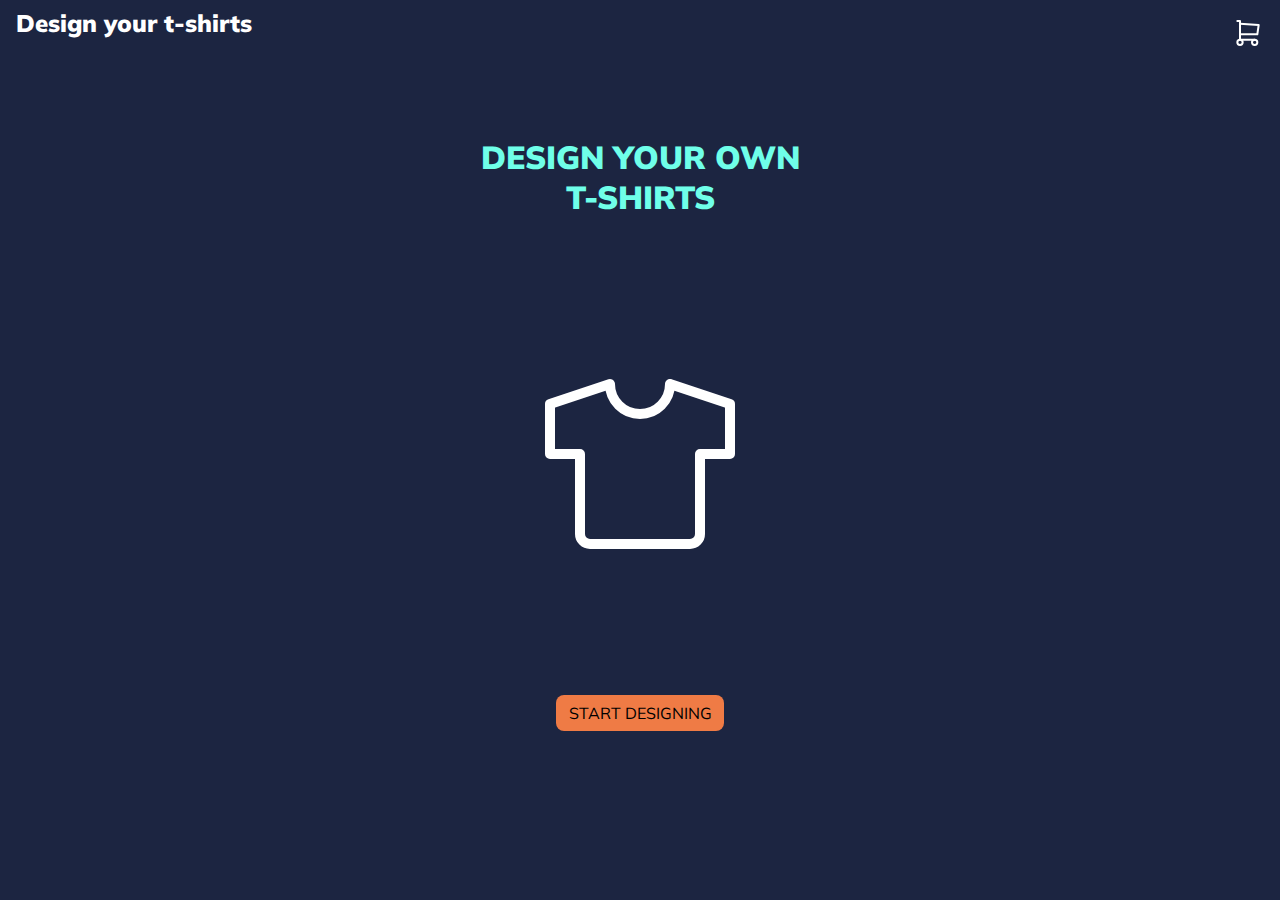
<file: index.html>
<!DOCTYPE html>
<html lang="en">
    <head>
        <meta charset="UTF-8">
        <meta http-equiv="X-UA-Compatible" content="IE=edge">
        <meta name="viewport" content="width=device-width, initial-scale=1.0">
        <title>Design t-shirts</title>
        <link rel="stylesheet" href="css/style.css">
    </head>
    <body>
        <header>
            <nav>
                <a href="index.html">
                    <h1>Design your t-shirts</h1>
                    <span>Go to homepage</span>
                </a>
                <a href="winkelwagen.html">
                    Go to shopping cart
                    <svg xmlns="http://www.w3.org/2000/svg" width="44" height="44" viewBox="0 0 24 24" stroke-width="1.5" stroke="#2c3e50" fill="none" stroke-linecap="round" stroke-linejoin="round">
                        <path stroke="none" d="M0 0h24v24H0z" fill="none"/>
                        <circle cx="6" cy="19" r="2" />
                        <circle cx="17" cy="19" r="2" />
                        <path d="M17 17h-11v-14h-2" />
                        <path d="M6 5l14 1l-1 7h-13" />
                    </svg>
                </a>
            </nav>
        </header>
        <main>
            <section>
                <h2>Design your own t-shirts</h2>
                <svg xmlns="http://www.w3.org/2000/svg" width="280" height="300" viewBox="0 0 24 24" stroke-width="1" stroke="#2c3e50" fill="none" stroke-linecap="round" stroke-linejoin="round">
                    <title>T-shirt</title>
                    <path stroke="none" d="M0 0h24v24H0z" fill="none"/>
                    <path d="M15 4l6 2v5h-3v8a1 1 0 0 1 -1 1h-10a1 1 0 0 1 -1 -1v-8h-3v-5l6 -2a3 3 0 0 0 6 0" />
                </svg>
                <br>
                <a href="overview.html">Start designing</a>
            </section>
        </main>
        <script src="js/script.js"></script>
    </body>
</html>
</file>
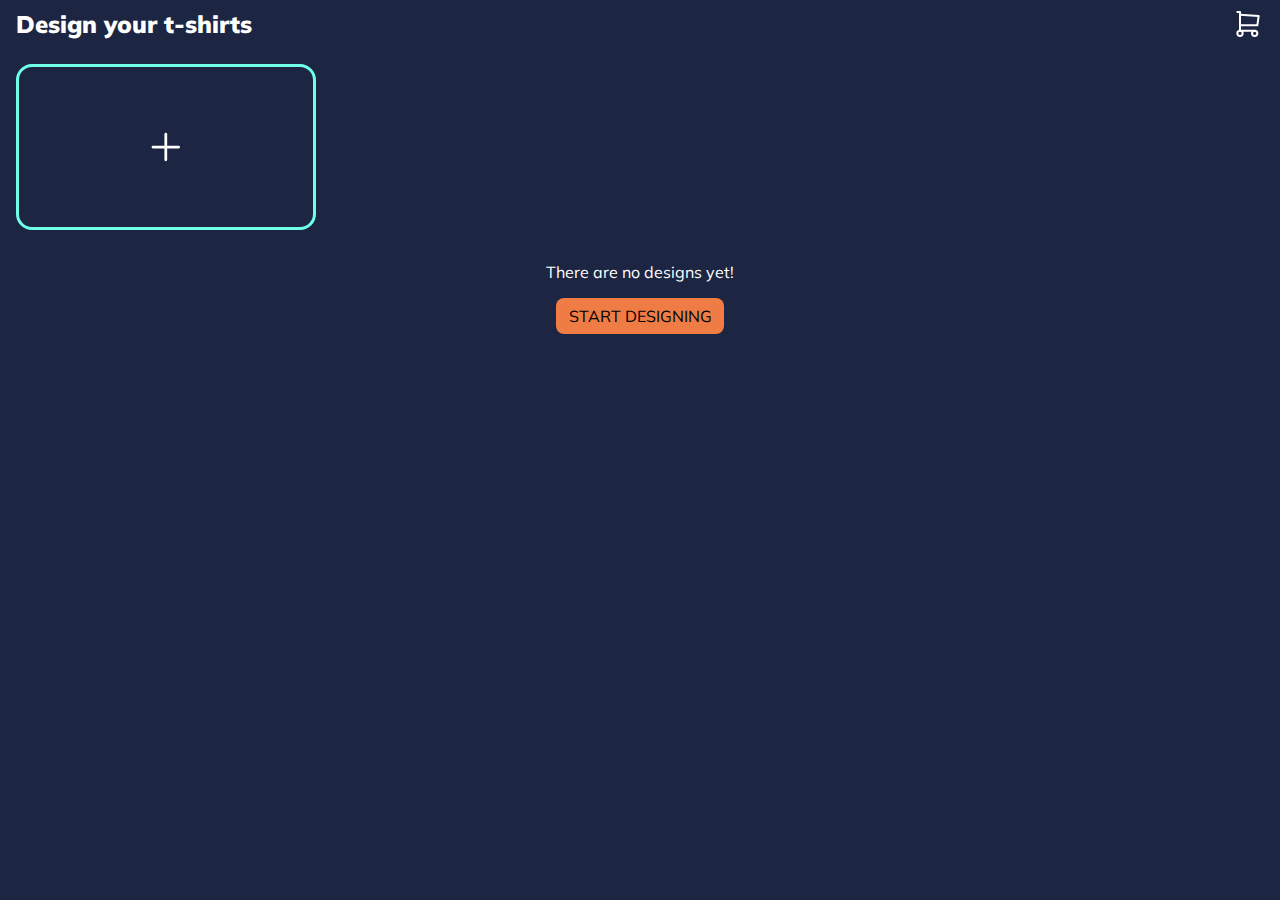
<file: choose-size.html>
<!DOCTYPE html>
<html lang="en">
    <head>
        <meta charset="UTF-8">
        <meta http-equiv="X-UA-Compatible" content="IE=edge">
        <meta name="viewport" content="width=device-width, initial-scale=1.0">
        <title>Design your own t-shirt</title>
        <link rel="stylesheet" href="css/style.css">
    </head>
    <body>
        <header>
            <nav>
                <a href="index.html">
                    <h1>Design your t-shirts</h1>
                </a>
                <a href="winkelwagen.html">
                    Go to shopping cart
                    <svg xmlns="http://www.w3.org/2000/svg" width="44" height="44" viewBox="0 0 24 24" stroke-width="1.5" stroke="#2c3e50" fill="none" stroke-linecap="round" stroke-linejoin="round">
                        <path stroke="none" d="M0 0h24v24H0z" fill="none"/>
                        <circle cx="6" cy="19" r="2" />
                        <circle cx="17" cy="19" r="2" />
                        <path d="M17 17h-11v-14h-2" />
                        <path d="M6 5l14 1l-1 7h-13" />
                    </svg>
                </a>
            </nav>
        </header>
        <main class="choose-size">
            <a href="overview.html">
                <svg xmlns="http://www.w3.org/2000/svg" class="icon icon-tabler icon-tabler-chevron-left" width="44" height="44" viewBox="0 0 24 24" stroke-width="1.5" stroke="#2c3e50" fill="none" stroke-linecap="round" stroke-linejoin="round">
                <path stroke="none" d="M0 0h24v24H0z" fill="none"/>
                <polyline points="15 6 9 12 15 18" />
            </svg>
            Go back
            </a>
            <h2>Design your t-shirts</h2>
            <section>
                <form action="design.html" method="GET">
                    <h3>Choose your size</h3>
                    <input type="radio" id="size-xxs" name="size" required value="xxs">
                    <label for="size-xxs">XXS</label>
                    <input type="radio" id="size-xs" name="size" value="xs">
                    <label for="size-xs">XS</label>
                    <input type="radio" id="size-s" name="size" value="s">
                    <label for="size-s">S</label>
                    <input type="radio" id="size-m" name="size" value="m">
                    <label for="size-m"> M</label>
                    <br>
                    <input type="radio" id="size-l" name="size" value="l">
                    <label for="size-l">L</label>
                    <input type="radio" id="size-xl" name="size" value="xl">
                    <label for="size-xl">XL</label>
                    <input type="radio" id="size-xxl" name="size" value="xxl">
                    <label for="size-xxl">XXL</label>
                    <input type="radio" id="size-xxxl" name="size" value="xxxl">
                    <label for="size-xxxl">XXXL</label>
                    <h3>Choose your gender</h3>
                    <input type="radio" id="woman" name="gender" required value="woman">
                    <label for="woman">Woman</label>
                    <input type="radio" id="men" name="gender" value="men">
                    <label for="men">Men</label>
                    <input type="radio" id="unisex" name="gender" value="unisex">
                    <label for="unisex">Unisex</label>
                    <p>On the next page you can choose the color of the t-shirt, add text and add an image.</p>
                    <button type="submit">Start designing</button>
                </form>
            </section>
        </main>
        <script src="js/script.js"></script>
    </body>
</html>
</file>
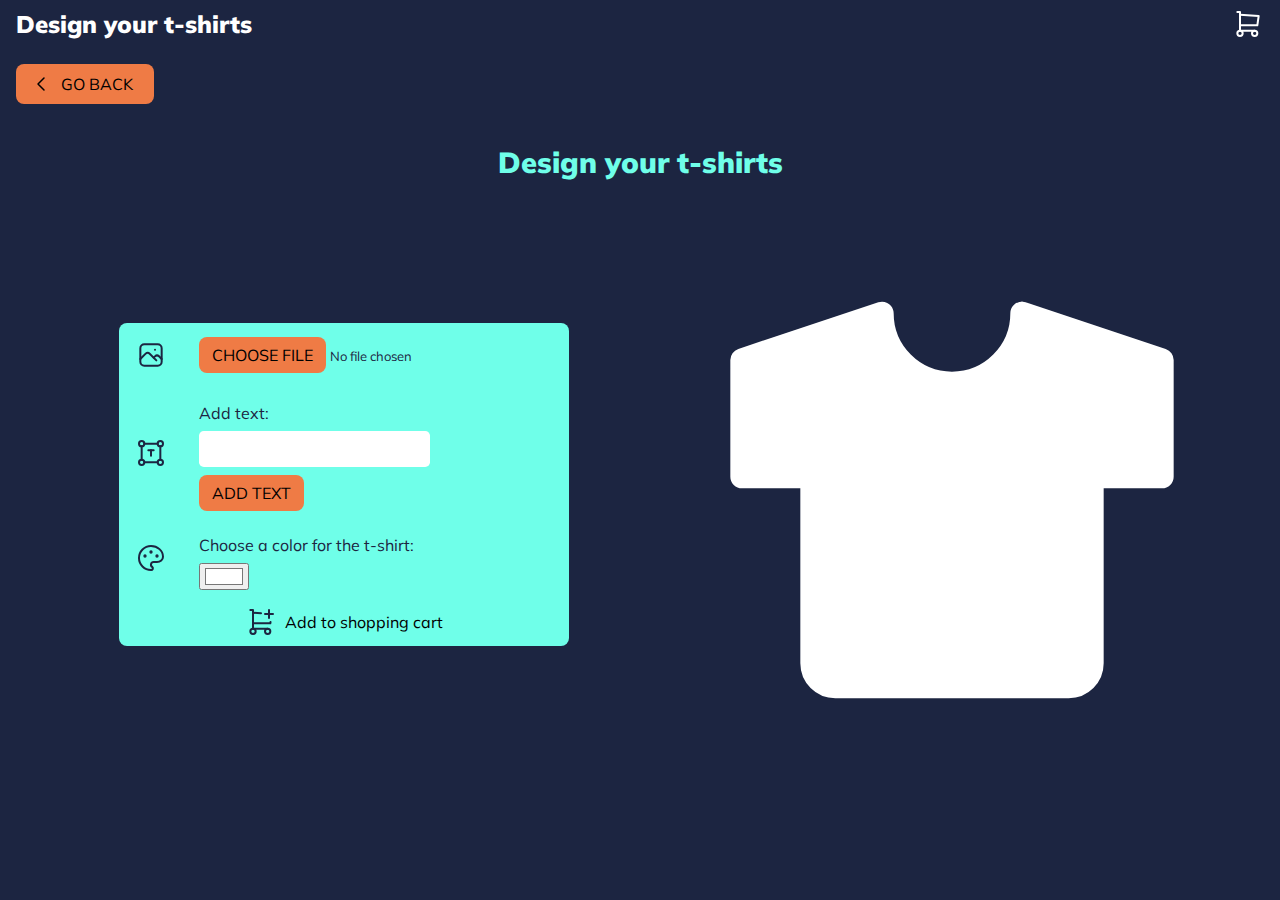
<file: design.html>
<!DOCTYPE html>
<html lang="en">
    <head>
        <meta charset="UTF-8">
        <meta http-equiv="X-UA-Compatible" content="IE=edge">
        <meta name="viewport" content="width=device-width, initial-scale=1.0">
        <title>Design your own t-shirt</title>
        <link rel="stylesheet" href="css/style.css">
    </head>
    <body>
        <header>
            <nav>
                <a href="index.html">
                    <h1>Design your t-shirts</h1>
                </a>
                <a href="winkelwagen.html">
                    Go to shopping cart
                    <svg xmlns="http://www.w3.org/2000/svg" width="44" height="44" viewBox="0 0 24 24" stroke-width="1.5" stroke="#2c3e50" fill="none" stroke-linecap="round" stroke-linejoin="round">
                        <path stroke="none" d="M0 0h24v24H0z" fill="none"/>
                        <circle cx="6" cy="19" r="2" />
                        <circle cx="17" cy="19" r="2" />
                        <path d="M17 17h-11v-14h-2" />
                        <path d="M6 5l14 1l-1 7h-13" />
                    </svg>
                </a>
            </nav>
        </header>
        <main class="design">
            <a class="back" href="choose-size.html">
                <svg xmlns="http://www.w3.org/2000/svg" class="icon icon-tabler icon-tabler-chevron-left" width="44" height="44" viewBox="0 0 24 24" stroke-width="1.5" stroke="#2c3e50" fill="none" stroke-linecap="round" stroke-linejoin="round">
                <path stroke="none" d="M0 0h24v24H0z" fill="none"/>
                <polyline points="15 6 9 12 15 18" />
            </svg>
            Go back
            </a>
            <h2>Design your t-shirts</h2>
            <section>
                <nav>
                    <ul>
                        <li>
                            <label for="addimage">
                                Add an image
                                <input type="radio" id="addimage" name="addthings">
                                <svg xmlns="http://www.w3.org/2000/svg" width="44" height="44" viewBox="0 0 24 24" stroke-width="1.5" stroke="#2c3e50" fill="none" stroke-linecap="round" stroke-linejoin="round">
                                    <path stroke="none" d="M0 0h24v24H0z" fill="none"/>
                                    <line x1="15" y1="8" x2="15.01" y2="8" />
                                    <rect x="4" y="4" width="16" height="16" rx="3" />
                                    <path d="M4 15l4 -4a3 5 0 0 1 3 0l5 5" />
                                    <path d="M14 14l1 -1a3 5 0 0 1 3 0l2 2" />
                                </svg>
                            </label>
                            <label for="image"></label>
                            <input type="file" id="image" name="image" accept="image/png">
                        </li>
                        <li>
                            <label for="addtext">
                                Add text
                                <input type="radio" id="addtext" name="addthings">
                                <svg xmlns="http://www.w3.org/2000/svg" class="icon icon-tabler icon-tabler-text-resize" width="44" height="44" viewBox="0 0 24 24" stroke-width="1.5" stroke="#2c3e50" fill="none" stroke-linecap="round" stroke-linejoin="round">
                                    <path stroke="none" d="M0 0h24v24H0z" fill="none"/>
                                    <circle cx="5" cy="5" r="2" />
                                    <circle cx="19" cy="5" r="2" />
                                    <circle cx="5" cy="19" r="2" />
                                    <circle cx="19" cy="19" r="2" />
                                    <path d="M5 7v10" />
                                    <path d="M7 5h10" />
                                    <path d="M7 19h10" />
                                    <path d="M19 7v10" />
                                    <path d="M10 10h4" />
                                    <path d="M12 14v-4" />
                                </svg>
                            </label>
                            <label for="text">
                                <span>Add text:</span>
                                <input type="text" id="text" name="text">
                                <button type="submit">Add text</button>
                            </label>
                        </li>
                        <li>
                            <label for="addcolor">
                                Add color
                                <input type="radio" id="addcolor" name="addthings">
                                <svg xmlns="http://www.w3.org/2000/svg" class="icon icon-tabler icon-tabler-palette" width="44" height="44" viewBox="0 0 24 24" stroke-width="1.5" stroke="#2c3e50" fill="none" stroke-linecap="round" stroke-linejoin="round">
                                    <path stroke="none" d="M0 0h24v24H0z" fill="none"/>
                                    <path d="M12 21a9 9 0 1 1 0 -18a9 8 0 0 1 9 8a4.5 4 0 0 1 -4.5 4h-2.5a2 2 0 0 0 -1 3.75a1.3 1.3 0 0 1 -1 2.25" />
                                    <circle cx="7.5" cy="10.5" r=".5" fill="currentColor" />
                                    <circle cx="12" cy="7.5" r=".5" fill="currentColor" />
                                    <circle cx="16.5" cy="10.5" r=".5" fill="currentColor" />
                                </svg>
                            </label>
                            <label for="color">
                                <span>Choose a color for the t-shirt:</span>
                                <input type="color" id="color" name="color" value="#ffffff">
                            </label>
                        </li>
                        <li>
                            <form action="winkelwagen.html">
                                <button type="submit">
                                    Add to shopping cart
                                    <svg xmlns="http://www.w3.org/2000/svg" class="icon icon-tabler icon-tabler-shopping-cart-plus" width="44" height="44" viewBox="0 0 24 24" stroke-width="1.5" stroke="#2c3e50" fill="none" stroke-linecap="round" stroke-linejoin="round">
                                        <path stroke="none" d="M0 0h24v24H0z" fill="none"/>
                                        <circle cx="6" cy="19" r="2" />
                                        <circle cx="17" cy="19" r="2" />
                                        <path d="M17 17h-11v-14h-2" />
                                        <path d="M6 5l6.005 .429m7.138 6.573l-.143 .998h-13" />
                                        <path d="M15 6h6m-3 -3v6" />
                                    </svg>
                                </button>
                            </form>
                        </li>
                    </ul>
                </nav>
            </section>
            <section>
                <svg xmlns="http://www.w3.org/2000/svg" width="280" height="300" viewBox="0 0 24 24" stroke-width="1" stroke="#2c3e50" fill="none" stroke-linecap="round" stroke-linejoin="round">
                    <path stroke="none" d="M0 0h24v24H0z" fill="none"/>
                    <path d="M15 4l6 2v5h-3v8a1 1 0 0 1 -1 1h-10a1 1 0 0 1 -1 -1v-8h-3v-5l6 -2a3 3 0 0 0 6 0" />
                </svg>
            </section>
        </main>
        <script src="js/script.js"></script>
    </body>
</html>
</file>
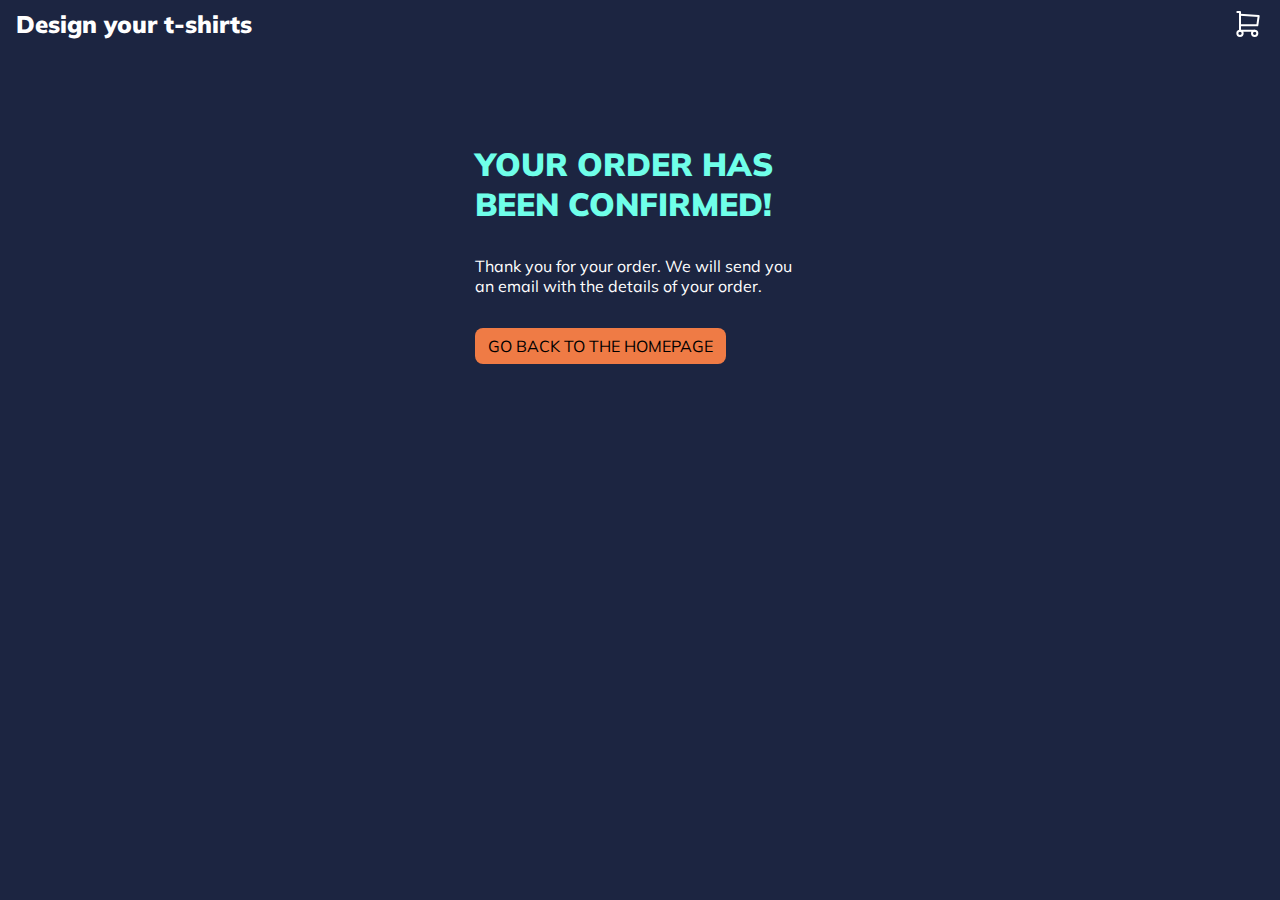
<file: order-confirmation.html>
<!DOCTYPE html>
<html lang="en">
    <head>
        <meta charset="UTF-8">
        <meta http-equiv="X-UA-Compatible" content="IE=edge">
        <meta name="viewport" content="width=device-width, initial-scale=1.0">
        <title>Order confirmation</title>
        <link rel="stylesheet" href="css/style.css">
    </head>
    <body>
        <header>
            <nav>
                <a href="index.html">
                    <h1>Design your t-shirts</h1>
                </a>
                <a href="winkelwagen.html">
                    Go to shopping cart
                    <svg xmlns="http://www.w3.org/2000/svg" width="44" height="44" viewBox="0 0 24 24" stroke-width="1.5" stroke="#2c3e50" fill="none" stroke-linecap="round" stroke-linejoin="round">
                        <path stroke="none" d="M0 0h24v24H0z" fill="none"/>
                        <circle cx="6" cy="19" r="2" />
                        <circle cx="17" cy="19" r="2" />
                        <path d="M17 17h-11v-14h-2" />
                        <path d="M6 5l14 1l-1 7h-13" />
                    </svg>
                </a>
            </nav>
        </header>
        <main class="confirmation">
            <section>
                <h2>Your order has been confirmed!</h2>
                <p>Thank you for your order. We will send you an email with the details of your order.</p>
                <a href="index.html">Go back to the homepage</a>
            </section>
        </main>
        <script src="js/script.js"></script>
    </body>
</html>
</file>
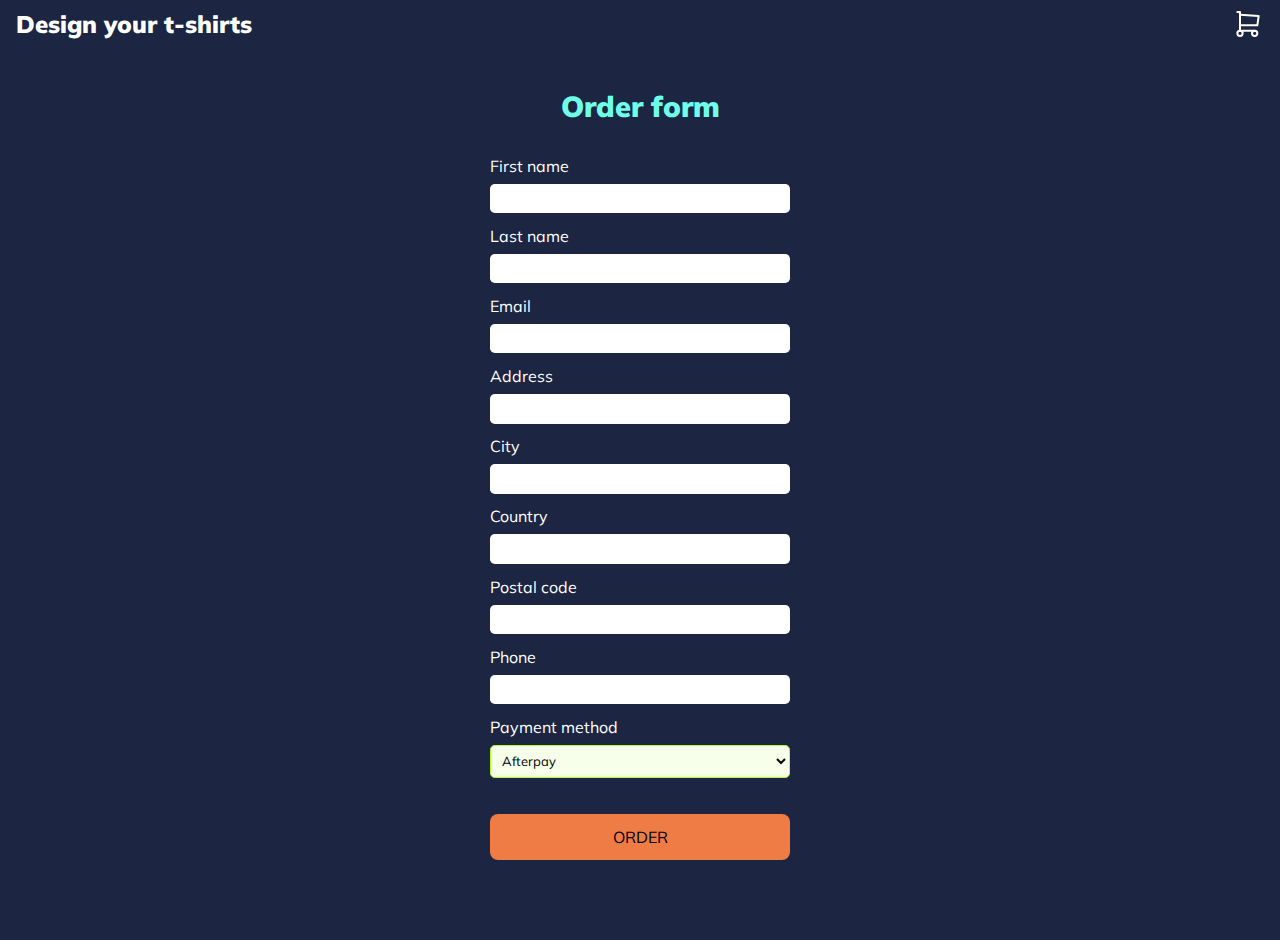
<file: order.html>
<!DOCTYPE html>
<html lang="en">
    <head>
        <meta charset="UTF-8">
        <meta http-equiv="X-UA-Compatible" content="IE=edge">
        <meta name="viewport" content="width=device-width, initial-scale=1.0">
        <title>Order form</title>
        <link rel="stylesheet" href="css/style.css">
    </head>
    <body>
        <header>
            <nav>
                <a href="index.html">
                    <h1>Design your t-shirts</h1>
                </a>
                <a href="winkelwagen.html">
                    Go to shopping cart
                    <svg xmlns="http://www.w3.org/2000/svg" width="44" height="44" viewBox="0 0 24 24" stroke-width="1.5" stroke="#2c3e50" fill="none" stroke-linecap="round" stroke-linejoin="round">
                        <path stroke="none" d="M0 0h24v24H0z" fill="none"/>
                        <circle cx="6" cy="19" r="2" />
                        <circle cx="17" cy="19" r="2" />
                        <path d="M17 17h-11v-14h-2" />
                        <path d="M6 5l14 1l-1 7h-13" />
                    </svg>
                </a>
            </nav>
        </header>
        <main class="order">
            <h2>Order form</h2>
            <form action="order-confirmation.html" method="GET">
                <label for="firstname">First name</label>
                <br>
                <input type="text" name="firstname" id="firstname" required>
                <br>
                <label for="lastname">Last name</label>
                <br>
                <input type="text" name="lastname" id="lastname" required>
                <br>
                <label for="email">Email</label>
                <br>
                <input type="email" name="email" id="email" inputmode="email" required>
                <br>
                <label for="address">Address</label>
                <br>
                <input type="text" name="address" id="address" required>
                <br>
                <label for="city">City</label>
                <br>
                <input type="text" name="city" id="city" required>
                <br>
                <label for="country">Country</label>
                <br>
                <input type="text" name="country" id="country" required>
                <br>
                <label for="postalCode">Postal code</label>
                <br>
                <input type="text" name="postalCode" id="postalCode" required>
                <br>
                <label for="phone">Phone</label>
                <br>
                <input type="tel" name="phone" id="phone" inputmode="tel" required>
                <br>
                <label for="payment">Payment method</label>
                <br>
                <select name="payment" id="payment" required>
                    <option value="afterpay">Afterpay</option>
                    <option value="ideal">iDEAL</option>
                    <option value="creditcard">Credit card</option>
                    <option value="paypal">PayPal</option>
                </select>
                <br>
                <br>
                <button type="submit">Order</button>
            </form>
        </main>
        <script src="js/script.js"></script>
    </body>
</html>
</file>
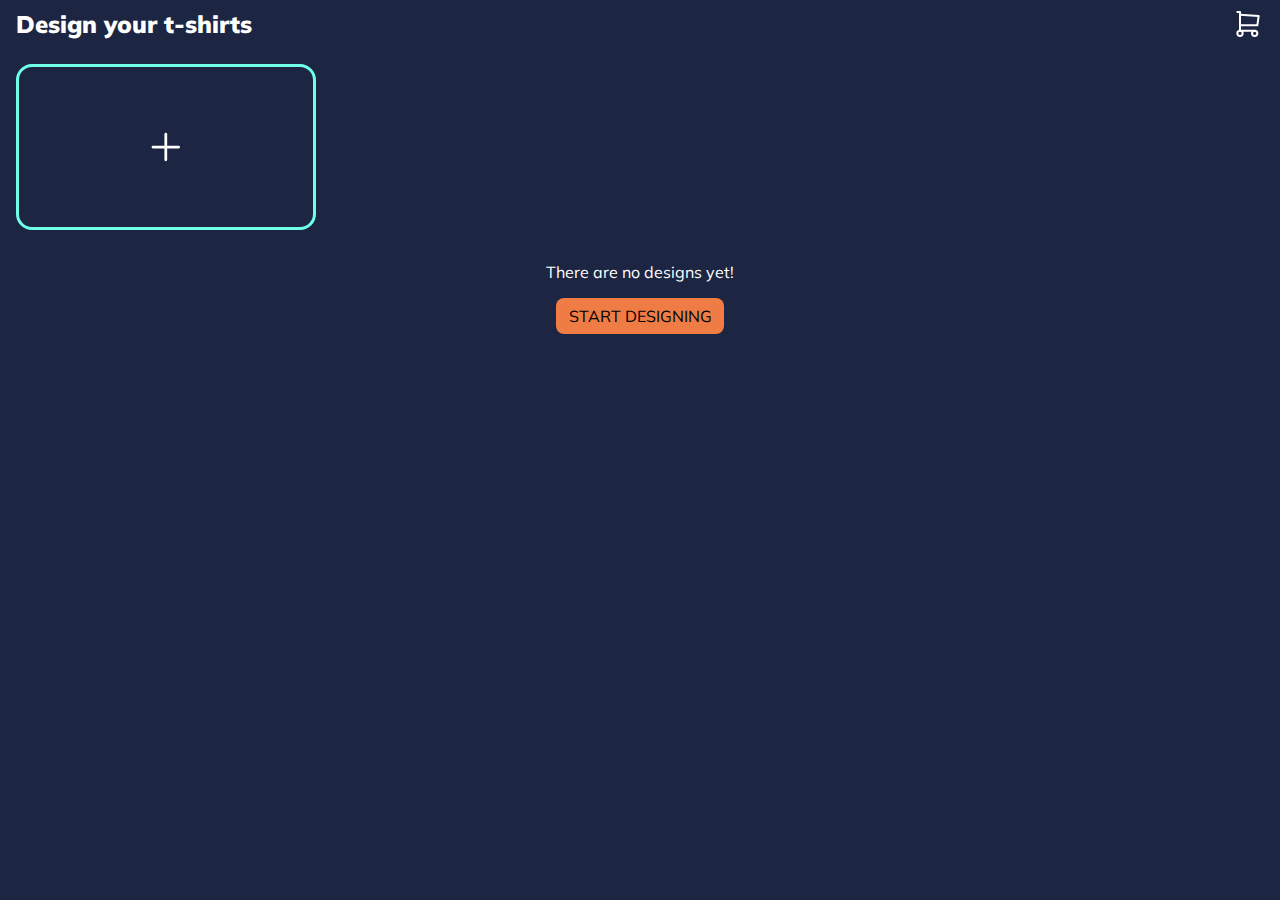
<file: overview.html>
<!DOCTYPE html>
<html lang="nl">
    <head>
        <meta charset="UTF-8">
        <meta http-equiv="X-UA-Compatible" content="IE=edge">
        <meta name="viewport" content="width=device-width, initial-scale=1.0">
        <title>Order form</title>
        <link rel="stylesheet" href="css/style.css">
    </head>
    <body>
        <header>
            <nav>
                <a href="index.html">
                    <h1>Design your t-shirts</h1>
                </a>
                <a href="winkelwagen.html">
                    Go to shopping cart
                    <svg xmlns="http://www.w3.org/2000/svg" width="44" height="44" viewBox="0 0 24 24" stroke-width="1.5" stroke="#2c3e50" fill="none" stroke-linecap="round" stroke-linejoin="round">
                        <path stroke="none" d="M0 0h24v24H0z" fill="none"/>
                        <circle cx="6" cy="19" r="2" />
                        <circle cx="17" cy="19" r="2" />
                        <path d="M17 17h-11v-14h-2" />
                        <path d="M6 5l14 1l-1 7h-13" />
                    </svg>
                </a>
            </nav>
        </header>
        <main class="overview">
            <ul>
                <li>
                    <a href="choose-size.html">
                        Start designing
                        <svg xmlns="http://www.w3.org/2000/svg" class="icon icon-tabler icon-tabler-plus" width="44" height="44" viewBox="0 0 24 24" stroke-width="1.5" stroke="#ffffff" fill="none" stroke-linecap="round" stroke-linejoin="round">
                            <path stroke="none" d="M0 0h24v24H0z" fill="none"/>
                            <line x1="12" y1="5" x2="12" y2="19" />
                            <line x1="5" y1="12" x2="19" y2="12" />
                        </svg>
                    </a>
                </li>
            </ul>
            <section>
                <p>There are no designs yet!</p>
                <a href="choose-size.html">Start designing</a>
            </section>
        </main>
        <script src="js/script.js"></script>
    </body>
</html>
</file>
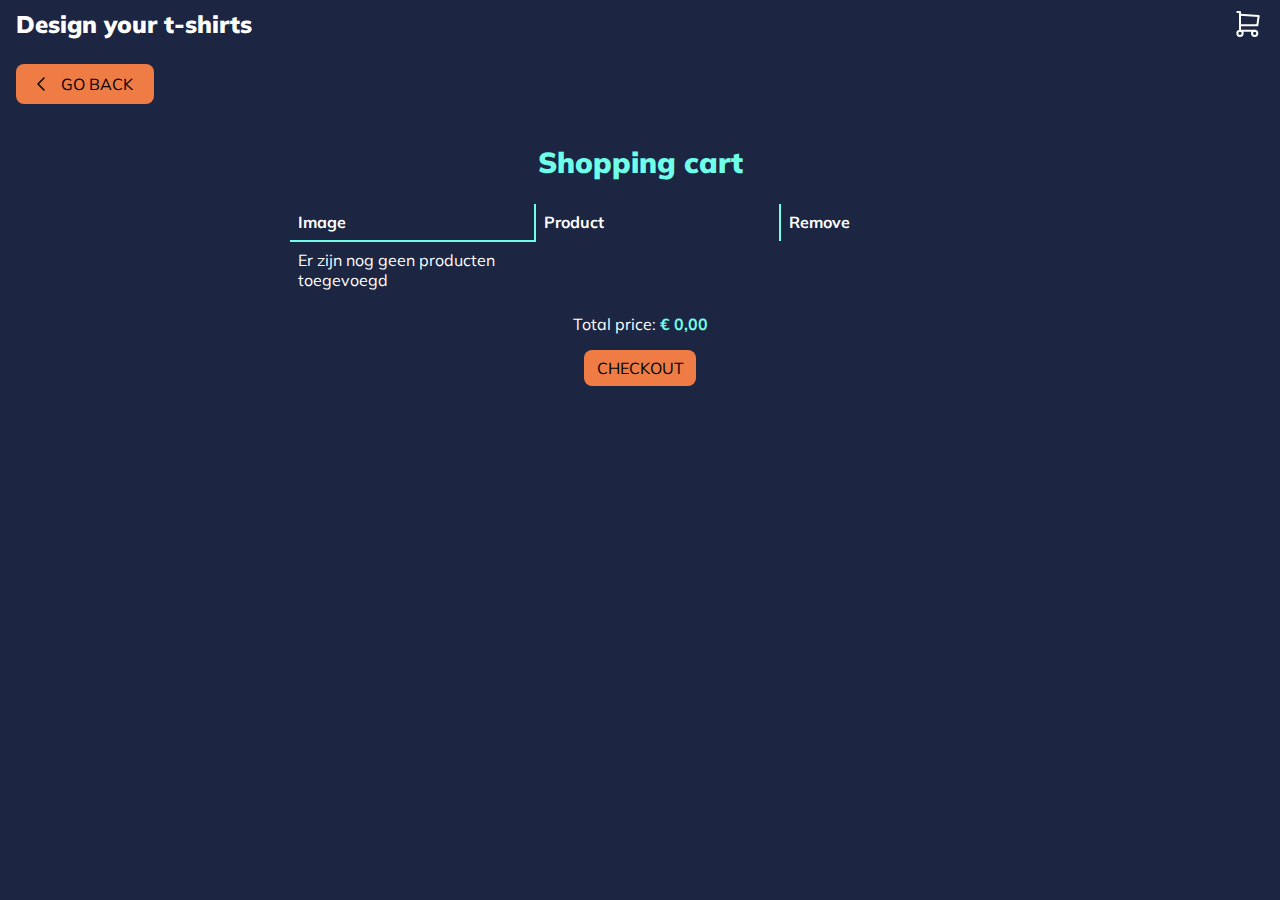
<file: winkelwagen.html>
<!DOCTYPE html>
<html lang="en">
    <head>
        <meta charset="UTF-8">
        <meta http-equiv="X-UA-Compatible" content="IE=edge">
        <meta name="viewport" content="width=device-width, initial-scale=1.0">
        <title>Shopping cart</title>
        <link rel="stylesheet" href="css/style.css">
    </head>
    <body>
        <header>
            <nav>
                <a href="index.html">
                    <h1>Design your t-shirts</h1>
                </a>
                <a href="winkelwagen.html">
                    Go to shopping cart
                    <svg xmlns="http://www.w3.org/2000/svg" width="44" height="44" viewBox="0 0 24 24" stroke-width="1.5" stroke="#2c3e50" fill="none" stroke-linecap="round" stroke-linejoin="round">
                        <path stroke="none" d="M0 0h24v24H0z" fill="none"/>
                        <circle cx="6" cy="19" r="2" />
                        <circle cx="17" cy="19" r="2" />
                        <path d="M17 17h-11v-14h-2" />
                        <path d="M6 5l14 1l-1 7h-13" />
                    </svg>
                </a>
            </nav>
        </header>
        <main class="shoppingcart">
            <a class="back" href="design.html">
                <svg xmlns="http://www.w3.org/2000/svg" class="icon icon-tabler icon-tabler-chevron-left" width="44" height="44" viewBox="0 0 24 24" stroke-width="1.5" stroke="#2c3e50" fill="none" stroke-linecap="round" stroke-linejoin="round">
                    <path stroke="none" d="M0 0h24v24H0z" fill="none"/>
                    <polyline points="15 6 9 12 15 18" />
                </svg>
                Go back
            </a>
            <h2>Shopping cart</h2>
            <table>
                <thead> 
                    <tr>
                        <th>Image</th>
                        <th>Product</th>
                        <th>Remove</th>
                    </tr>
                </thead>
                <tbody>
                    <tr>
                        <td>
                            <img class="t-shirt" src="images/white-tshirt-100.png" alt="Designed t-shirt">
                        </td>
                        <td>
                            <span>Product 1</span>
                            <br>
                            <span>Quantity: 1</span>
                            <br>
                            <span>€ 25,00</span>
                        </td>
                        <td>
                            <button>
                                Remove
                                <svg xmlns="http://www.w3.org/2000/svg" class="icon icon-tabler icon-tabler-trash" width="44" height="44" viewBox="0 0 24 24" stroke-width="1.5" stroke="#2c3e50" fill="none" stroke-linecap="round" stroke-linejoin="round">
                                    <path stroke="none" d="M0 0h24v24H0z" fill="none"/>
                                    <line x1="4" y1="7" x2="20" y2="7" />
                                    <line x1="10" y1="11" x2="10" y2="17" />
                                    <line x1="14" y1="11" x2="14" y2="17" />
                                    <path d="M5 7l1 12a2 2 0 0 0 2 2h8a2 2 0 0 0 2 -2l1 -12" />
                                    <path d="M9 7v-3a1 1 0 0 1 1 -1h4a1 1 0 0 1 1 1v3" />
                                </svg>
                            </button>
                        </td>
                    </tr>
                </tbody>
            </table>
            <p>Total price: <span>€ 25,00</span></p>
            <a href="order.html">Checkout</a>
        </main>
        <script src="js/script.js"></script>
    </body>
</html>
</file>
<file: css/style.css>
@font-face {
    font-family: 'Mulish-Regular';
    font-weight: 400;
    src: url("../fonts/mulish-regular.woff") format("woff");
}

@font-face {
    font-family: 'Mulish-Medium';
    font-weight: 500;
    src: url("../fonts/mulish-medium.woff") format("woff");
}

@font-face {
    font-family: 'Mulish-Bold';
    font-weight: 700;
    src: url("../fonts/mulish-bold.woff") format("woff");
}

@font-face {
    font-family: 'Mulish-Black';
    font-weight: 900;
    src: url("../fonts/mulish-black.woff") format("woff");
}

:root {
    --white: #fff;
    --black: #000;

    --orange: #ef7b45;
    --light-blue: #6FFFE9;
    --blue: #5BC0BE;
    --dark-blue: #1C2541;

    --t-shirt-color: #F2F2F2;
}

body {
    margin: 0;
    box-sizing: border-box;
    
    background-color: var(--dark-blue);

    font-family: 'Mulish-Regular', sans-serif;
    font-weight: 400;
    color: var(--white);
}

br {
    display: none;
}

main {
    padding: 0 1rem 5rem;
}

h2 {
    margin-top: 2.5rem;

    font-family: 'Mulish-Black', sans-serif;
    font-weight: 900;
    font-size: 1.8rem;
    color: var(--light-blue);

    text-align: center;
}

p {
    font-family: 'Mulish-Regular', sans-serif;
    font-weight: 400;
}

a:not(header a),
.choose-size form button,
.design ul li label:last-of-type button,
.design ul li label:last-of-type span:nth-of-type(2),
.order button,
.design ul li:first-of-type input[type="file"]::-webkit-file-upload-button {
    padding: .5rem .8rem;
    border: none;
    border-radius: .5rem;

    background-color: var(--orange);
    text-decoration: none;
    text-transform: uppercase;

    font-family: 'Mulish-Regular', sans-serif;
    font-weight: 400;
    font-size: 1rem;
    color: var(--black);

    transition: background-color 250ms ease;
    cursor: pointer;
}

a:not(header a):hover,
.choose-size form button:hover,
.design ul li label:last-of-type button:hover,
.design ul li label:last-of-type span:nth-of-type(2):hover,
.order button:hover,
.design ul li:first-of-type input[type="file"]::-webkit-file-upload-button:hover {
    background-color: hsl(19, 84%, 50%);
    cursor: pointer;
}



/* Hearder */
header nav {
    padding: .5rem 1rem;

    display: flex;
    align-items: center;
    justify-content: space-between;
}

header a {
    color: var(--white);
    text-decoration: none;
}

header a h1 {
    margin: 0;

    font-family: 'Mulish-Black', sans-serif;
    font-weight: 900;
    font-size: 1.5rem;
    color: var(--white);
}

header a span {
    font-size: 0;
}

header nav a:last-of-type {
    font-size: 0;
}

header nav a svg {
    width: 2rem;
    height: 2rem;

    display: block;

    stroke: var(--white);
}



/* Home */
main section {
    height: 80dvh;
    display: grid;
    place-items: center;
}

main section h2 {
    max-width: 11em;
    margin: 1rem 0;

    font-family: 'Mulish-Black', sans-serif;
    font-weight: 900;
    font-size: 2rem;
    color: var(--light-blue);

    text-transform: uppercase;
    text-align: center;
}

main section svg {
    width: 100%;
    height: 15em;

    stroke: var(--white);
}

main section a {
    font-family: 'Mulish-Regular', sans-serif;
    font-weight: 400;
}



/* Overview */
.overview section {
    height: auto;
}

.overview ul {
    padding: 0;

    display: grid;
    grid-template-columns: 1fr 1fr;
    gap: 1rem;

    list-style-type: none;
}

@media only screen and (min-width: 768px) {
    .overview ul {
        grid-template-columns: 1fr 1fr 1fr;
    }
}

@media only screen and (min-width: 1024px) {
    .overview ul {
        grid-template-columns: 1fr 1fr 1fr 1fr;
    }
}

.overview li {
    min-height: 10em;
    height: auto; 
    border: .2rem solid var(--light-blue);
    border-radius: 1rem;
}

.overview li:first-of-type svg {
    width: 40%;
}

.overview li a {
    height: 100%;
    padding: 0;

    display: flex;
    flex-direction: column;
    place-items: center;
    justify-content: center;

    position: relative;

    font-size: 0;
    color: var(--white);

    background: transparent;
}

.overview li a:hover {
    background: transparent;
}

.overview div {
    width: 100%;
    height: 70%;
    position: relative;
    top: -1.25rem;
}

.overview li div svg {
    width: 100%;
    height: auto;
}

.overview li div p {
    margin: 0;

    display: block;

    position: absolute;
    top: 47%;
    left: 50%;
    transform: translate(-50%, -50%);

    font-size: .6rem;
    text-align: center;
    text-transform: initial;
}

.overview li div img {
    width: 25%;

    position: absolute;
    top: 75%;
    left: 50%;
    transform: translate(-50%, -50%);
}

.overview li p {
    margin: 0;
    font-size: .7rem;
    display: inline-block;
}

.overview section {
    display: flex;
    flex-direction: column;
}

.overview .hide {
    display: none;
}

@media only screen and (min-width: 25rem) {
    .overview li div p {
        font-size: .8rem;
    }
    .overview li p {
        margin: .1rem 0;
        font-size: .8rem;
    }
}

@media only screen and (min-width: 40rem) {
    .overview li div p {
        font-size: 1rem;
    }
    .overview li p {
        margin: .3rem 0;
        font-size: 1rem;
    }
}

@media only screen and (min-width: 48rem) {
    .overview li div p {
        top: 40%;
        font-size: 1rem;
    }
    .overview li div img {
        top: 65%;
    }
    .overview li p {
        margin: .5rem 0;
        font-size: 1.2rem;
    }
}

@media only screen and (min-width: 90rem) {
    .overview li div p {
        top: 45%;
    }
    .overview li div img {
        top: 70%;
    }
}



/* Choose-size */
.choose-size h2,
.choose-size section {
    max-width: 30rem;
    margin: 0 auto;
}

.choose-size h2 {
    margin: 2.5rem auto 1rem;
}

.choose-size a,
.design a,
.shoppingcart a:first-of-type {
    padding-right: 1.3rem;
    margin-top: 1rem;

    display: inline-flex;
    align-items: center;
    gap: .5rem;
}

.choose-size a svg,
.design a svg,
.shoppingcart a svg {
    width: 1.5rem;
    height: 1.5rem;

    stroke: var(--black);
}

.choose-size h2 {
    text-align: left;
}

.choose-size section,
.design section {
    height: auto;

    display: flex;
    flex-wrap: wrap;
    gap: .5rem;
}

.choose-size section h3 {
    width: 100%;
    margin: 1rem 0;

    font-family: 'Mulish-Bold', sans-serif;
    font-weight: 700;
    font-size: 1.4rem;
}

.choose-size section h3:first-of-type {
    margin: 0 0 1rem;
}

.choose-size section input {
    appearance: none;
    position: absolute;
}

.choose-size section input:checked + label {
    border-radius: .5rem;
    background-color: var(--orange);
    color: var(--black);
}

.choose-size section input:checked + label:focus-visible,
.choose-size section input:focus-visible {
    width: 3.5rem;
    height: 2rem;
    outline: 0.125rem solid var(--light-blue);
}

.choose-size section label {
    padding: .5rem .8rem;
    
    display: inline-block;

    font-size: 1rem;
}

.choose-size section p {
    width: 100%;
    margin: 2rem 0 1.5rem;

    font-size: 1rem;
    line-height: 1.5rem;
}



/* Design */
.design nav {
    width: calc(100% - 2rem);
    height: 4rem;
    border-radius: .5rem;

    position: fixed;
    left: 1rem;
    bottom: 1rem;

    background-color: var(--light-blue);
}

.design nav ul {
    height: 100%;
    padding: 0;
    margin: 0;

    display: flex;

    list-style-type: none;
}

.design nav ul li {
    max-width: calc(100% / 4);
    width: 100%;
    max-height: 4rem;
    display: flex;
    justify-content: center;
}

.design ul li label:first-of-type {
    height: 100%;

    display: flex;
    align-items: center;

    position: relative;

    color: var(--black);
}

.design ul li label:nth-of-type(2),
.design ul li label[for="image"] + input {
    display: none;
}

.design ul li label:first-of-type input {
    appearance: none;
    position: absolute;
    inset: 0;
}

.design ul li:last-of-type a,
.design ul li label {
    font-size: 0;
    background: transparent;
}

.design ul li:first-of-type label:last-of-type span:first-of-type {
    margin-bottom: 1rem;
    display: block;
}

.design ul li:first-of-type label:last-of-type span:nth-of-type(2) {
    display: inline-block;
    margin: .5rem 0 0 1rem;
}

#color {
    padding: 0 0.2em;
    margin: 0 1rem;
}

#text {
    padding: 0.5em;
    border: none;
    /* border: .125rem solid var(--dark-blue); */
    border-radius: .3rem;
    margin: .5rem .5rem .5rem 1rem;

    font-family: 'Mulish-Regular', sans-serif;
    font-weight: 400;
    font-size: 1rem;
}

.design ul li:first-of-type label[for="image"] {
    padding: 0;
}

.design ul li:first-of-type input[type="file"]  {
    padding-right: 1.25rem;
    font-family: 'Mulish-Regular', sans-serif;
    font-weight: 400;
    color: var(--dark-blue);
}

.design ul li label:last-of-type button {
    margin: 0 1rem 0;
}

.design ul li svg {
    width: 2rem;
    height: 2rem;

    display: block;

    stroke: var(--dark-blue);
}

.design nav ul li:last-of-type a {
    margin: 0;
    padding: 0;
}

.design section:nth-of-type(2)  {
    position: relative;
    z-index: -1;
}

.design section:nth-of-type(2) svg {
    width: 100%;
    height: 25em;

    position: relative;
    z-index: -1;

    fill: var(--white);
    stroke: var(--white);
}

.design .uploaded-image {
    max-width: 6.25rem;
    position: absolute;
    top: 10.625rem;
    left: 50%;
    transform: translateX(-50%);
}

.design .uploaded-text {
    position: absolute;
    top: 7.8125rem;
    left: 50%;
    transform: translateX(-50%);
}

.design section ul li:last-of-type form {
    width: 100%;

    display: flex;
    justify-content: center;
}

.design section ul li:last-of-type form button {
    width: 100%;
    border: none;
    border-radius: .5rem;

    display: flex;
    justify-content: center;
    align-items: center;

    background-color: transparent;

    font-size: 0;

    transition: background-color 250ms ease;
    cursor: pointer;
}

.design section ul li:last-of-type form button:hover {
    background-color: var(--orange);
}

.design section ul li:last-of-type form button svg {
    transition: stroke 250ms ease;
}

.design section ul li:last-of-type form button:hover svg {
    stroke: var(--black);
}

@media only screen and (min-width: 410px) {
    .design .uploaded-text {
        font-size: 24px;
        margin: 0;
    }

    .design .uploaded-image {
        top: 179.2px;
    }

    .design ul li label:last-of-type button {
        margin: 0 16px 0 0;
    }
}

@media only screen and (min-width: 768px) {
    .design {
        display: grid;
        grid-template-columns: 1fr 1fr;
    }
    .design a,
    .design h2 {
        grid-column-start: 1;
        grid-column-end: 3;
        max-width: fit-content;
    }
    .design h2 {
        margin: 40px auto;
    }
    .design section {
        justify-content: center;
    }
    .design section nav {
        max-width: 450px;
        height: auto;
        position: relative;
    }
    .design section nav ul {
        flex-direction: column;
    }
    .design nav ul li {
        max-width: 100%;
        max-height: inherit;

        justify-content: flex-start;
        align-items: center;
    }
    .design ul li label:first-of-type {
        padding: 16px;
    }
    .design ul li label:nth-of-type(2),
    .design ul li label[for="image"] + input {
        padding: 8px 16px;
        display: block;
    }
    .design ul li:first-of-type label:last-of-type span:first-of-type {
        margin: 4.8px 0;
        font-size: 16px;
        color: var(--dark-blue);
    }
    .design ul li:first-of-type label:last-of-type span:nth-of-type(2) {
        margin: 0;
    }
    .design ul li label:first-of-type input {
        inset: auto;
    }
    #text {
        margin: 0 8px 8px 0;
    }
    .design section ul li:last-of-type form button {
        padding: .5rem;

        display: flex;
        gap: .5rem;
        
        font-family: 'Mulish-Regular', sans-serif;
        font-weight: 400;
        font-size: 1rem;

        transition: all 250ms ease;
    }
    .design section ul li:last-of-type form button:hover {
        color: var(--black);
    }
    .design section ul li:last-of-type form button svg {
        order: -1;
    }
}

@media only screen and (min-width: 1024px) {
    .design section:nth-of-type(2) svg {
        height: 35em;
    }
    .design .uploaded-image {
        max-width: 160px;
        top: 240px;
    }
    .design .uploaded-text {
        top: 176px;
    }
}

@media only screen and (min-width: 1536px) {
    .design section:nth-of-type(2) svg {
        height: 45em;
    }
    .design .uploaded-image {
        max-width: 240px;
        top: 304px;
    }
    .design .uploaded-text {
        top: 240px;
    }
}



/* Shopping cart */
.shoppingcart table thead tr th {
    width: 35%;
    padding-right: .5rem;

    font-family: 'Mulish-bold', sans-serif;
    font-weight: 700;
    text-align: left;
}

.shoppingcart table thead tr th:first-of-type,
.shoppingcart table tbody tr td:first-of-type {
    display: none;
}

.shoppingcart table tbody tr td {
    padding-right: .5rem;
}

.shoppingcart table tbody tr td:first-of-type img {
    width: 4rem;
} 

.shoppingcart table tbody tr td span {
    display: block;
}

.shoppingcart table tbody tr td span:last-of-type {
    font-family: 'Mulish-bold', sans-serif;
    font-weight: 700;
    color: var(--orange);
}

.shoppingcart table tbody button {
    padding: .5rem .5rem;
    border: none;
    border-radius: .3rem;

    font-size: 0;

    background: var(--white);
}

.shoppingcart table tbody button svg {
    width: 1.5rem;
    height: 1.5rem;

    stroke: red;
}

.shoppingcart table + p {
    margin: 1rem 0;
}

.shoppingcart table + p span {
    font-family: 'Mulish-bold', sans-serif;
    font-weight: 700;
    color: var(--light-blue);
}

.shoppingcart p + a {
    margin: 1rem 0 .5rem;

    display: inline-block;
}

@media only screen and (min-width: 370px) {
    .shoppingcart table {
        width: 100%;
        max-width: 700px;
        margin: 0 auto;
    }
    .shoppingcart table thead tr th:first-of-type,
    .shoppingcart table tbody tr td:first-of-type {
        display: table-cell;
    }
    .shoppingcart table tbody tr td:first-of-type div {
        width: fit-content;
        position: relative;
    }
    .shoppingcart table tbody tr td:first-of-type svg {
        width: 100px;
        height: 100px;
        display: block;
    }
    .shoppingcart table tbody tr td:first-of-type img {
        width: 25%;
        position: absolute;
        top: 62%;
        left: 50%;
        transform: translate(-50%, -50%);
    }
    .shoppingcart table tbody tr td:first-of-type p {
        position: absolute;
        top: 26%;
        left: 50%;
        transform: translate(-50%, -50%);
        font-size: 8.8px;
        text-align: center;
    }
    .shoppingcart table tbody tr td:nth-of-type(2) p {
        margin: 8px 0;
    }
    .shoppingcart table tbody tr td img.t-shirt {
        width: 64px;
        position: relative;
        top: inherit;
        left: inherit;
        transform: none;
    }
}

@media only screen and (min-width: 768px) {
    .shoppingcart table {
        padding: 16px 24px;
        border-collapse: collapse;
    }
    .shoppingcart table thead tr th,
    .shoppingcart table tbody tr td {
        padding: 8px;
        border-right: 2px solid var(--light-blue);
    }
    .shoppingcart table tbody tr td {
        border-top: 2px solid var(--light-blue);
    }
    .shoppingcart table thead tr th:last-of-type,
    .shoppingcart table tbody tr td:last-of-type {
        border-right: none;
    }
    .shoppingcart table tbody tr td:first-of-type svg {
        width: 228px;
        height: 228px;
    }
    .shoppingcart table tbody tr td:first-of-type img {
        width: 30%;
    }
    .shoppingcart table tbody tr td:first-of-type p {
        top: 29%;
        font-size: 16px;
    }
    .shoppingcart table + p {
        text-align: center;
    }
    .shoppingcart > a:last-of-type {
        display: table;
        margin: 0 auto;
    }
}


/* Order */
.order {
    display: flex;
    flex-direction: column;
    align-items: center;
}
.order form {
    max-width: 18.75rem;
    width: 100%;
    margin: 0 auto;

    display: grid; 
}

.order form label {
    margin: 0.8em 0 0.5em
}

.order form label:first-of-type {
    margin: 0.5em 0;
}

.order form input,
.order form select {
    padding: 0.5em;
    border: none;
    border-radius: .3rem;

    font-family: 'Mulish-Regular', sans-serif;
    font-weight: 400;
}

.order form select {
    margin: 0 0 1.5em;
}

.order form button {
    margin-top: 1rem;
    padding: .8rem;
}

.order form input.error,
.order form select.error {
    border: 0.11rem solid red;
    background-color: #fde7e7;
}

.order form input:valid,
.order form select:valid {
    border: 0.11rem solid #adff2f;
    background-color: #f7ffeb;
}

.order form input.error + p {
    margin: 0.5rem 0;
}


/* Confirmation */
.confirmation section {
    max-width: 330px;
    height: auto;
    margin: 80px auto;

    grid-template-rows: repeat(3, min-content);
    place-items: flex-start;
}

.confirmation h2 {
    text-align: left;
}

.confirmation section a {
    margin-top: 1rem;

    font-family: 'Mulish-Regular', sans-serif;
    font-weight: 400;
}

@media only screen and (min-width: 768px) {
    .confirmation {
        display: flex;
        justify-content: center;
        align-items: center;
    }
}


/* Support */
@supports not (appearance: none) {
    .design ul li input[type="radio"],
    .choose-size section input[type="radio"] {
        opacity: 0;
    }
}

@supports (cursor: pointer) {
    .design nav ul li > *,
    .design nav ul li label > * {
        cursor: pointer;
    }
}

@supports selector(:has(*)) {
    .design ul li:has(label:first-of-type input:checked) {
        border-radius: .5rem;
        background-color: var(--orange);
    }
    
    .design ul li:has(label:first-of-type input:checked) label:first-of-type svg {
        stroke: var(--white);
    }
    
    .design ul li:has(label:first-of-type input:checked) label:last-of-type,
    .design ul li:has(label:first-of-type input:checked) label[for="image"] + input {
        width: 100%;
        padding: 1.5rem 0 2rem;
        border-radius: .5rem .5rem 0 0;
    
        display: block;
    
        position: absolute;
        bottom: 3.625em;
        left: 0;
        z-index: -1;
    
        background-color: var(--light-blue);
    
        font-size: 1rem;
    }
    
    .design ul li:has(label:first-of-type input:checked) label:last-of-type span:first-of-type {
        padding: 0 1rem;
        margin-bottom: .5rem;
    
        display: block;
    
        font-size: 1rem;
        color: var(--dark-blue);
    }

    .design ul li:has(label:first-of-type input:checked) label:last-of-type input {
        padding: 0 1rem;
    
        color: var(--dark-blue);
    }

    @media only screen and (min-width: 768px) {
        .design ul li:has(label:first-of-type input:checked) {
            background-color: transparent;
        }
        
        .design ul li:has(label:first-of-type input:checked) label:first-of-type svg {
            stroke: var(--dark-blue)
        }

        .design ul li:has(label:first-of-type input:checked) label:last-of-type {
            padding: 8px 0;
            
            position: relative;
            bottom: inherit;
            left: inherit;
            z-index: 1;
        }

        .design ul li label:nth-of-type(2) span {
            margin: 8px 0;
            display: block;
            font-size: 16px;
            color: var(--dark-blue);
        }

        .design ul li:has(label:first-of-type input:checked) label:last-of-type {
            margin: 0;
            padding: 0;
        }

        .design ul li label:nth-of-type(2) #color {
            margin: 0;
        }
    }
}

@media not all and (min-resolution:.001dpcm) { 
    header nav { 
        padding: .5rem 2.875rem .5rem 1rem;
    }
}

@supports (-webkit-hyphens:none){ 
    header nav { 
        padding: .5rem 2.875rem .5rem 1rem;
    }
}
</file>
